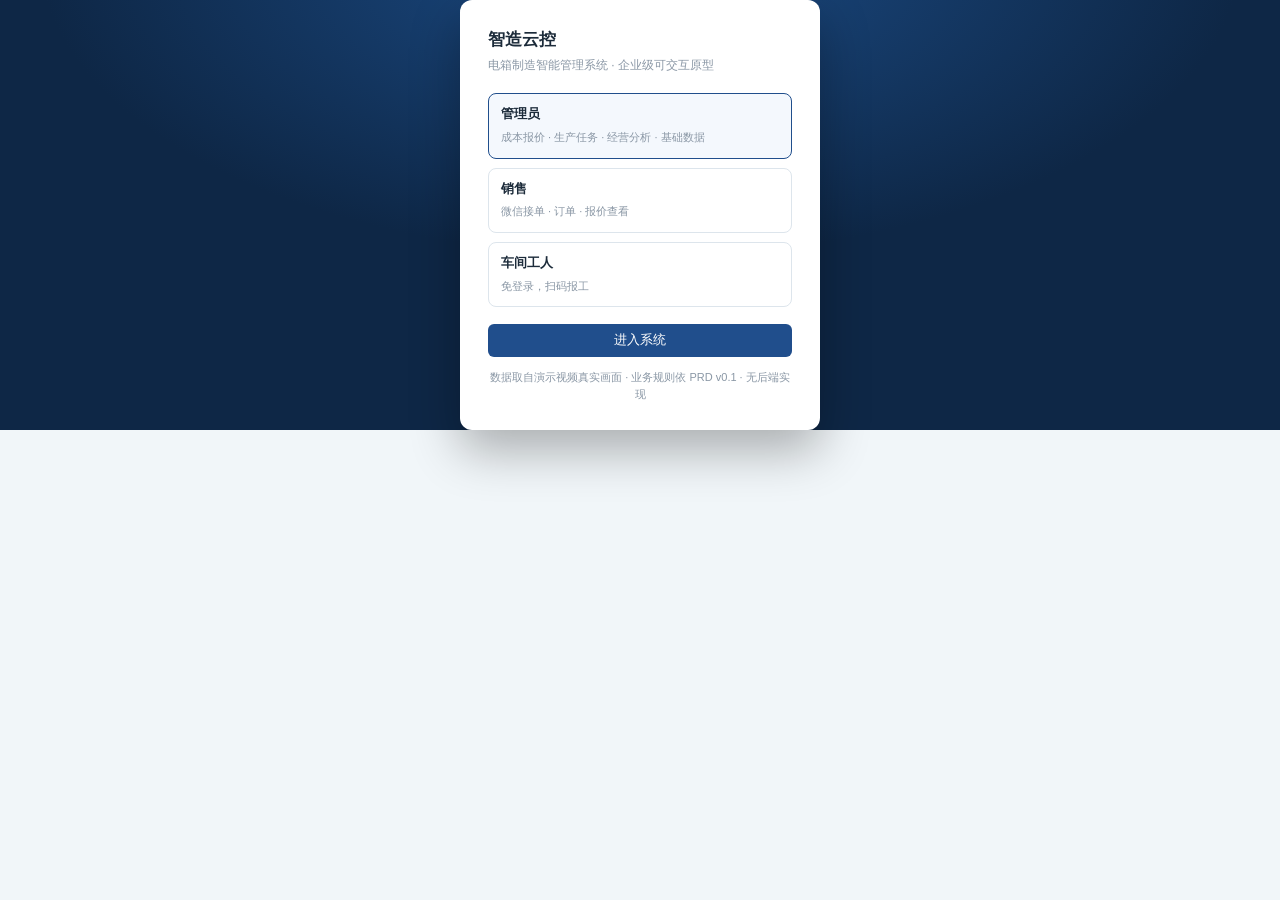
<file: prototype/zhizao-yunkong/index.html>
<!DOCTYPE html>
<html lang="zh-CN">
<head>
<meta charset="utf-8">
<meta name="viewport" content="width=device-width,initial-scale=1">
<title>智造云控 · 企业级配电箱制造管理系统（可交互原型）</title>
<style>
:root{--nav:#0e2746;--nav-hi:#1d4f8a;--primary:#204e8c;--primary-dk:#163a6b;--danger:#dd2527;--bg:#f1f6f9;--card:#fff;--line:#dde5ec;--txt:#1c2b3a;--txt-2:#5b6b7c;--txt-3:#8a97a5;--ok:#1d7a4d;--warn:#b26a00;--r:8px;--r-sm:6px}
*{box-sizing:border-box;margin:0;padding:0}
body{font:14px/1.6 -apple-system,"PingFang SC","Microsoft YaHei",sans-serif;background:var(--bg);color:var(--txt)}
button{font:inherit;cursor:pointer;border:none}
input,select,textarea{font:inherit;color:var(--txt)}
table{width:100%;border-collapse:collapse}
.app{display:flex;min-height:100vh}
.side{width:200px;flex:none;background:var(--nav);color:#c7d4e2;display:flex;flex-direction:column;position:sticky;top:0;height:100vh}
.brand{padding:18px 16px;border-bottom:1px solid rgba(255,255,255,.08)}
.brand b{display:block;color:#fff;font-size:15px;letter-spacing:.5px}
.brand span{display:block;font-size:11px;color:#7d92a8;margin-top:2px}
.nav{padding:8px;flex:1;overflow:auto}
.nav button{display:flex;align-items:center;gap:9px;width:100%;text-align:left;padding:9px 10px;border-radius:var(--r-sm);background:none;color:#c7d4e2;font-size:13px;margin-bottom:2px}
.nav button:hover{background:rgba(255,255,255,.06)}
.nav button.on{background:var(--nav-hi);color:#fff;font-weight:500}
.nav .ico{width:16px;text-align:center;opacity:.85;font-size:13px}
.side .ft{padding:10px 16px;border-top:1px solid rgba(255,255,255,.08);font-size:11px;color:#6d8298;line-height:1.5}
.main{flex:1;min-width:0;display:flex;flex-direction:column}
.top{height:52px;flex:none;background:#fff;border-bottom:1px solid var(--line);display:flex;align-items:center;gap:12px;padding:0 20px;position:sticky;top:0;z-index:20}
.top h1{font-size:15px;font-weight:600}
.top .sp{flex:1}
.pill{font-size:11px;padding:2px 8px;border-radius:20px;background:#eef3f8;color:var(--txt-2)}
.pill.demo{background:#fff4e0;color:var(--warn)}
.who{font-size:12px;color:var(--txt-2)}
.who b{color:var(--txt)}
.body{padding:18px 20px 40px;max-width:1440px;width:100%}
.card{background:var(--card);border:1px solid var(--line);border-radius:var(--r);padding:14px 16px;margin-bottom:14px}
.card>h2{font-size:14px;font-weight:600;margin-bottom:12px;display:flex;align-items:center;gap:8px;flex-wrap:wrap}
.card>h2 .tag{font-size:11px;font-weight:400;color:var(--txt-3)}
.grid{display:grid;gap:14px}
.g2{grid-template-columns:1fr 1fr}
.g3{grid-template-columns:repeat(3,1fr)}
.g6{grid-template-columns:repeat(6,1fr)}
.g21{grid-template-columns:2fr 1fr}
.kpi{background:#fff;border:1px solid var(--line);border-radius:var(--r);padding:12px 14px}
.kpi .k{font-size:12px;color:var(--txt-2)}
.kpi .v{font-size:22px;font-weight:600;margin:4px 0 2px;letter-spacing:-.3px}
.kpi .s{font-size:11px;color:var(--txt-3)}
.kpi.acc .v{color:var(--primary)}
.kpi.dang .v{color:var(--danger)}
.btn{padding:6px 13px;border-radius:var(--r-sm);background:var(--primary);color:#fff;font-size:13px;font-weight:500}
.btn:hover{background:var(--primary-dk)}
.btn.ghost{background:#fff;color:var(--primary);border:1px solid var(--primary)}
.btn.dgr{background:var(--danger)}
.btn.sm{padding:4px 10px;font-size:12px}
.btn:disabled{background:#c3cdd7;cursor:not-allowed}
.row{display:flex;gap:8px;align-items:center;flex-wrap:wrap}
.fld{margin-bottom:11px}
.fld label{display:block;font-size:12px;color:var(--txt-2);margin-bottom:4px}
.fld label .req{color:var(--danger);margin-left:2px}
.fld input,.fld select,.fld textarea{width:100%;padding:6px 9px;border:1px solid var(--line);border-radius:var(--r-sm);background:#fff;font-size:13px}
.fld input:focus,.fld select:focus,.fld textarea:focus{outline:0;border-color:var(--primary)}
.fld.bad input,.fld.bad select{border-color:var(--danger);background:#fff8f8}
.fld .hint{font-size:11px;color:var(--txt-3);margin-top:3px}
.fld .err{font-size:11px;color:var(--danger);margin-top:3px}
th{text-align:left;font-size:12px;font-weight:500;color:var(--txt-2);padding:8px 10px;border-bottom:1px solid var(--line);background:#fafcfd;white-space:nowrap}
td{padding:9px 10px;border-bottom:1px solid #eef2f6;font-size:13px;vertical-align:top}
tr:last-child td{border-bottom:none}
.num{text-align:right;font-variant-numeric:tabular-nums}
.mono{font-family:ui-monospace,SFMono-Regular,Menlo,monospace;font-size:12px}
.tag-s{display:inline-block;padding:1px 8px;border-radius:20px;font-size:11px;background:#eef2f6;color:var(--txt-2);white-space:nowrap}
.tag-s.blue{background:#e4edf8;color:var(--primary)}
.tag-s.grn{background:#e6f5ec;color:var(--ok)}
.tag-s.amb{background:#fdf3e0;color:var(--warn)}
.bars{display:flex;align-items:flex-end;gap:10px;height:158px;padding-top:8px}
.bars .b{flex:1;display:flex;flex-direction:column;justify-content:flex-end;align-items:center;gap:5px}
.bars .bar{width:100%;max-width:34px;background:var(--nav-hi);border-radius:3px 3px 0 0;min-height:3px}
.bars .bar.alt{background:#7fa3cd}
.bars .lb{font-size:11px;color:var(--txt-3);white-space:nowrap}
.bars .vl{font-size:11px;color:var(--txt-2);font-variant-numeric:tabular-nums}
.hbar{display:flex;align-items:center;gap:8px;margin-bottom:7px;font-size:12px}
.hbar .n{width:68px;color:var(--txt-2);flex:none}
.hbar .t{flex:1;height:9px;background:#eef2f6;border-radius:5px;overflow:hidden}
.hbar .t i{display:block;height:100%;background:var(--nav-hi);border-radius:5px}
.hbar .val{width:88px;text-align:right;color:var(--txt-2);font-variant-numeric:tabular-nums}
.steps{display:flex;align-items:center;flex-wrap:wrap;margin:8px 0}
.step{display:flex;align-items:center;gap:6px}
.step .dot{width:20px;height:20px;border-radius:50%;background:#eef2f6;color:var(--txt-3);display:grid;place-items:center;font-size:11px;flex:none}
.step .nm{font-size:12px;color:var(--txt-3)}
.step.done .dot{background:var(--ok);color:#fff}
.step.done .nm{color:var(--txt)}
.step.cur .dot{background:var(--primary);color:#fff;box-shadow:0 0 0 3px #dbe6f5}
.step.cur .nm{color:var(--primary);font-weight:600}
.step-line{width:18px;height:1px;background:#dde5ec;margin:0 5px}
.mask{position:fixed;inset:0;background:rgba(14,39,70,.42);display:grid;place-items:center;z-index:60;padding:20px}
.modal{background:#fff;border-radius:var(--r);width:560px;max-width:100%;max-height:88vh;overflow:auto;box-shadow:0 18px 48px rgba(14,39,70,.24)}
.modal .mh{padding:14px 18px;border-bottom:1px solid var(--line);display:flex;align-items:center}
.modal .mh h3{font-size:14px;font-weight:600;flex:1}
.modal .mb{padding:16px 18px}
.modal .mf{padding:12px 18px;border-top:1px solid var(--line);display:flex;gap:8px;justify-content:flex-end;background:#fafcfd}
.x{background:none;color:var(--txt-3);font-size:18px;line-height:1;padding:0 4px}
.toast{position:fixed;top:64px;left:50%;transform:translateX(-50%);z-index:90;background:var(--nav);color:#fff;padding:9px 16px;border-radius:var(--r-sm);font-size:13px;box-shadow:0 8px 22px rgba(14,39,70,.3);max-width:80vw}
.toast.err{background:var(--danger)}
.toast.ok{background:var(--ok)}
.note{background:#f7fafc;border-left:3px solid var(--nav-hi);padding:9px 12px;border-radius:0 var(--r-sm) var(--r-sm) 0;font-size:12px;color:var(--txt-2);margin-bottom:12px}
.note.warn{background:#fffaf0;border-left-color:var(--warn)}
.phone{width:340px;flex:none;border:9px solid var(--nav);border-radius:26px;background:#eaf0f6;overflow:hidden;box-shadow:0 10px 30px rgba(14,39,70,.18)}
.phone .ph{background:var(--nav);color:#fff;padding:12px 14px}
.phone .ph b{font-size:14px;display:block}
.phone .ph span{font-size:11px;color:#9db4cc}
.phone .pb{padding:12px;max-height:530px;overflow:auto}
.pcard{background:#fff;border-radius:var(--r);padding:12px;margin-bottom:10px;box-shadow:0 1px 3px rgba(14,39,70,.07)}
.proc{display:flex;flex-wrap:wrap;gap:6px}
.proc button{padding:5px 10px;border:1px solid var(--line);background:#fff;border-radius:var(--r-sm);font-size:12px;color:var(--txt-2)}
.proc button.on{border-color:var(--primary);background:#e4edf8;color:var(--primary);font-weight:500}
.proc button:disabled{opacity:.45;cursor:not-allowed}
.qbox{position:relative;background:var(--nav);color:#fff;border-radius:var(--r);padding:9px 13px;margin-bottom:9px;font-size:13px}
.qbox .who-b{font-size:11px;color:#9db4cc;margin-bottom:2px}
.chat{max-height:440px;overflow:auto;padding:4px}
.preset{display:flex;gap:7px;flex-wrap:wrap;margin-bottom:12px}
.preset button{padding:5px 11px;border:1px solid var(--line);background:#fff;border-radius:20px;font-size:12px;color:var(--primary)}
.preset button:hover{background:#f2f7fc}
.login{flex:1;display:grid;place-items:center;background:radial-gradient(1000px 500px at 50% -10%,#1b4b85 0%,var(--nav) 60%)}
.lcard{background:#fff;border-radius:12px;padding:26px 28px;width:360px;box-shadow:0 20px 50px rgba(0,0,0,.3)}
.lcard h2{font-size:17px;margin-bottom:3px}
.lcard p{font-size:12px;color:var(--txt-3);margin-bottom:18px}
.role{border:1px solid var(--line);border-radius:var(--r);padding:10px 12px;cursor:pointer;margin-bottom:9px}
.role.on{border-color:var(--primary);background:#f4f8fd}
.role b{font-size:13px;display:block}
.role span{font-size:11px;color:var(--txt-3)}
.sec{margin-top:16px}
.sec>h3{font-size:13px;margin-bottom:8px;color:var(--txt-2);font-weight:600}
@media(max-width:1100px){.g6{grid-template-columns:repeat(3,1fr)}.g21,.g2,.g3{grid-template-columns:1fr}}
@media(max-width:768px){
.app{flex-direction:column}
.side{width:100%;height:auto;position:static;flex-direction:row;align-items:center;overflow-x:auto}
.brand{border-bottom:none;border-right:1px solid rgba(255,255,255,.08);white-space:nowrap;padding:12px}
.nav{display:flex;padding:6px 8px;flex:1}
.nav button{margin-bottom:0;white-space:nowrap;padding:8px}
.side .ft{display:none}
.top{height:auto;min-height:48px;padding:8px 12px;flex-wrap:wrap}
.top h1{font-size:14px}
.body{padding:12px}
.g6{grid-template-columns:1fr 1fr}
.g3{grid-template-columns:1fr}
.phone{width:100%;border-width:6px}
.phone .pb{max-height:none}
}
</style>
</head>
<body>
<div id="root"></div>
<div id="toast-host"></div>
<div id="modal-host"></div>
<script src="app.js"></script>
</body>
</html>
</file>
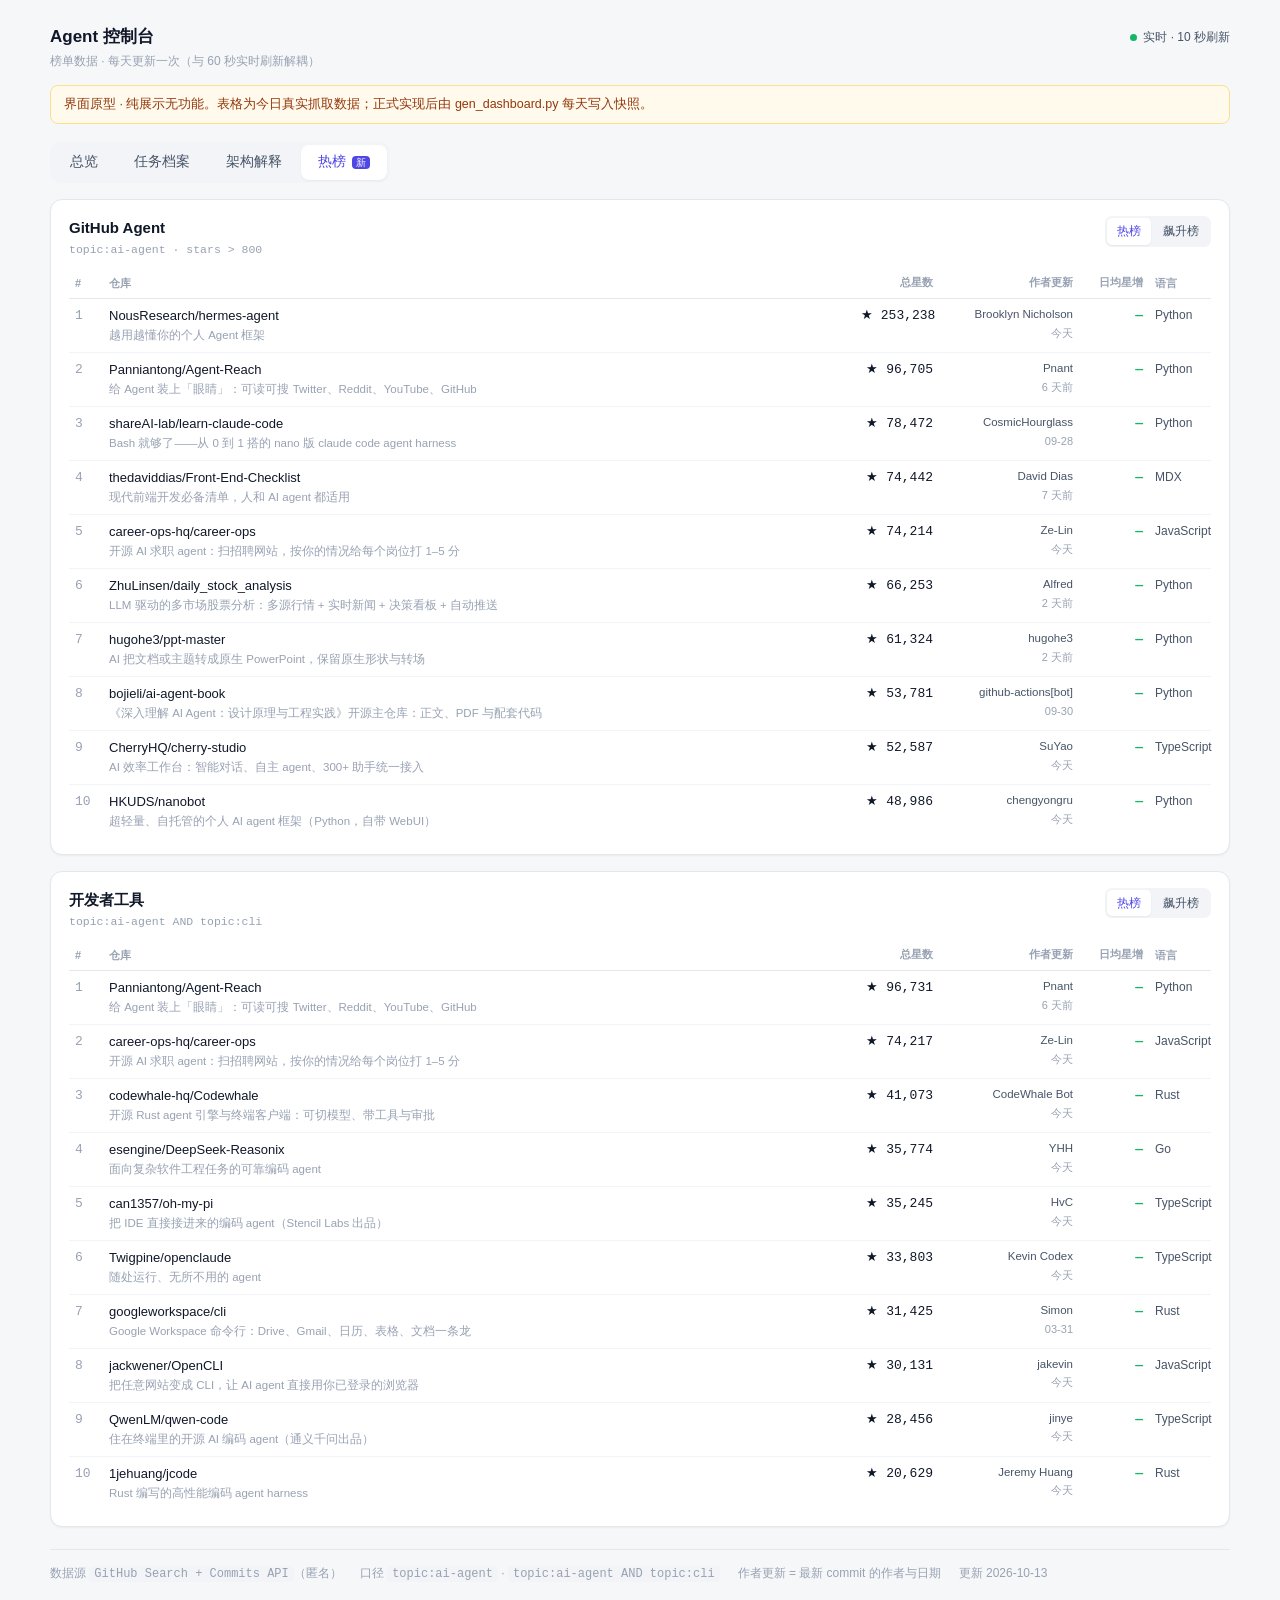
<file: prototype/trending-mockup.html>
<!DOCTYPE html>
<html lang="zh"><head><meta charset="utf-8"><meta name="viewport" content="width=device-width,initial-scale=1"><title>热榜模块 · 界面原型</title><style>*{box-sizing:border-box}
body{margin:0;background:#f6f7f9;color:#0f1728;padding:24px;font:13.5px/1.55 -apple-system,BlinkMacSystemFont,"Segoe UI",Roboto,"PingFang SC",sans-serif}
.wrap{max-width:1180px;margin:0 auto}
.topbar{display:flex;align-items:center;gap:10px;font-size:17px}
.brand-name{font-weight:600}.spacer{flex:1}
.live{font-size:12px;color:#475467;display:flex;align-items:center;gap:6px}
.live i{width:7px;height:7px;border-radius:50%;background:#12b76a;display:block}
.stamp{font-size:12px;color:#98a2b3;margin-top:2px}
.proto{margin:14px 0 18px;padding:9px 13px;border:1px solid #fedf89;background:#fffaeb;color:#93370d;border-radius:8px;font-size:12.5px}
.seg{display:inline-flex;gap:2px;background:#f2f4f7;padding:3px;border-radius:10px;margin-bottom:16px}
.seg button{border:0;background:none;font:inherit;font-size:13.5px;font-weight:500;color:#475467;padding:7px 17px;border-radius:8px}
.seg button.on{background:#fff;color:#4f46e5;box-shadow:0 1px 2px rgba(16,24,40,.05)}
.seg button.new::after{content:"新";font-size:10px;background:#4f46e5;color:#fff;border-radius:4px;padding:1px 4px;margin-left:6px}
.grid{display:grid;grid-template-columns:1fr;gap:16px}
.sr{position:absolute;opacity:0;pointer-events:none}
.card{background:#fff;border:1px solid #e4e7ec;border-radius:12px;padding:16px 18px;box-shadow:0 1px 2px rgba(16,24,40,.05)}
.card-head{display:flex;align-items:flex-start;gap:12px;margin-bottom:10px}
.card-head h2{font-size:15px;margin:0;font-weight:600}
.sub{margin:2px 0 0;font-size:11.5px;color:#98a2b3;font-family:ui-monospace,Menlo,monospace}
.mini{margin-left:auto;display:flex;gap:2px;background:#f2f4f7;padding:2px;border-radius:7px}
.mbtn{font-size:12px;color:#475467;padding:4px 10px;border-radius:5px;cursor:pointer;user-select:none}
table{width:100%;border-collapse:collapse;font-size:13px;table-layout:fixed}
th{text-align:left;font-size:11px;font-weight:600;color:#98a2b3;padding:6px;border-bottom:1px solid #e4e7ec}
td{padding:7px 6px;border-bottom:1px solid #f2f4f7;vertical-align:top}
tr:last-child td{border-bottom:0}
.num{text-align:right;font-family:ui-monospace,Menlo,monospace;white-space:nowrap}
.rk{width:26px;color:#98a2b3;font-family:ui-monospace,Menlo,monospace}
.nm a{color:#0f1728;text-decoration:none;font-weight:500;display:block;overflow:hidden;text-overflow:ellipsis;white-space:nowrap}
.ds{display:block;color:#98a2b3;font-size:11.5px;margin-top:1px;overflow:hidden;text-overflow:ellipsis;white-space:nowrap}
.spd{color:#12b76a;font-weight:600}
.aut{text-align:right}
.au{display:block;color:#475467;font-size:11.5px;max-width:134px;overflow:hidden;text-overflow:ellipsis;white-space:nowrap}
.ad{display:block;color:#98a2b3;font-size:11px;margin-top:1px}
.lang{color:#475467;font-size:12px}
.t-rise{display:none}
#b1-r:checked~table .t-hot,#b2-r:checked~table .t-hot{display:none}
#b1-r:checked~table .t-rise,#b2-r:checked~table .t-rise{display:table-row-group}
#b1-h:checked~.card-head .mbtn[for="b1-h"],#b2-h:checked~.card-head .mbtn[for="b2-h"],#b1-r:checked~.card-head .mbtn[for="b1-r"],#b2-r:checked~.card-head .mbtn[for="b2-r"]{background:#fff;color:#4f46e5;box-shadow:0 1px 2px rgba(16,24,40,.05)}
footer{margin-top:22px;padding-top:14px;border-top:1px solid #e4e7ec;font-size:12px;color:#98a2b3;display:flex;gap:18px;flex-wrap:wrap}
footer code{font-family:ui-monospace,Menlo,monospace;background:#f2f4f7;padding:1px 5px;border-radius:4px}</style></head>
<body><div class="wrap">
<div class="topbar"><span class="brand-name">Agent 控制台</span><span class="spacer"></span><span class="live"><i></i>实时 · 10 秒刷新</span></div>
<div class="stamp">榜单数据 · 每天更新一次（与 60 秒实时刷新解耦）</div>
<div class="proto">界面原型 · 纯展示无功能。表格为今日真实抓取数据；正式实现后由 gen_dashboard.py 每天写入快照。</div>
<div class="seg"><button>总览</button><button>任务档案</button><button>架构解释</button><button class="on new">热榜</button></div>
<div class="grid"><section class="card">
<input type="radio" name="b1" id="b1-h" checked class="sr">
<input type="radio" name="b1" id="b1-r" class="sr">
<div class="card-head"><div><h2>GitHub Agent</h2><p class="sub">topic:ai-agent · stars > 800</p></div><div class="mini"><label for="b1-h" class="mbtn">热榜</label><label for="b1-r" class="mbtn">飙升榜</label></div></div>
<table><colgroup><col style="width:34px"><col><col style="width:84px"><col style="width:140px"><col style="width:70px"><col style="width:62px"></colgroup>
<thead><tr><th>#</th><th>仓库</th><th class="num">总星数</th><th class="num">作者更新</th><th class="num">日均星增</th><th>语言</th></tr></thead>
<tbody class="t-hot"><tr><td class="rk">1</td><td class="nm"><a href="#">NousResearch/hermes-agent</a><span class="ds">越用越懂你的个人 Agent 框架</span></td><td class="num">★ 253,238</td><td class="aut"><span class="au" title="Brooklyn Nicholson">Brooklyn Nicholson</span><span class="ad">今天</span></td><td class="num spd">&mdash;</td><td class="lang">Python</td></tr>
<tr><td class="rk">2</td><td class="nm"><a href="#">Panniantong/Agent-Reach</a><span class="ds">给 Agent 装上「眼睛」：可读可搜 Twitter、Reddit、YouTube、GitHub</span></td><td class="num">★ 96,705</td><td class="aut"><span class="au" title="Pnant">Pnant</span><span class="ad">6 天前</span></td><td class="num spd">&mdash;</td><td class="lang">Python</td></tr>
<tr><td class="rk">3</td><td class="nm"><a href="#">shareAI-lab/learn-claude-code</a><span class="ds">Bash 就够了——从 0 到 1 搭的 nano 版 claude code agent harness</span></td><td class="num">★ 78,472</td><td class="aut"><span class="au" title="CosmicHourglass">CosmicHourglass</span><span class="ad">09-28</span></td><td class="num spd">&mdash;</td><td class="lang">Python</td></tr>
<tr><td class="rk">4</td><td class="nm"><a href="#">thedaviddias/Front-End-Checklist</a><span class="ds">现代前端开发必备清单，人和 AI agent 都适用</span></td><td class="num">★ 74,442</td><td class="aut"><span class="au" title="David Dias">David Dias</span><span class="ad">7 天前</span></td><td class="num spd">&mdash;</td><td class="lang">MDX</td></tr>
<tr><td class="rk">5</td><td class="nm"><a href="#">career-ops-hq/career-ops</a><span class="ds">开源 AI 求职 agent：扫招聘网站，按你的情况给每个岗位打 1–5 分</span></td><td class="num">★ 74,214</td><td class="aut"><span class="au" title="Ze-Lin">Ze-Lin</span><span class="ad">今天</span></td><td class="num spd">&mdash;</td><td class="lang">JavaScript</td></tr>
<tr><td class="rk">6</td><td class="nm"><a href="#">ZhuLinsen/daily_stock_analysis</a><span class="ds">LLM 驱动的多市场股票分析：多源行情 + 实时新闻 + 决策看板 + 自动推送</span></td><td class="num">★ 66,253</td><td class="aut"><span class="au" title="Alfred">Alfred</span><span class="ad">2 天前</span></td><td class="num spd">&mdash;</td><td class="lang">Python</td></tr>
<tr><td class="rk">7</td><td class="nm"><a href="#">hugohe3/ppt-master</a><span class="ds">AI 把文档或主题转成原生 PowerPoint，保留原生形状与转场</span></td><td class="num">★ 61,324</td><td class="aut"><span class="au" title="hugohe3">hugohe3</span><span class="ad">2 天前</span></td><td class="num spd">&mdash;</td><td class="lang">Python</td></tr>
<tr><td class="rk">8</td><td class="nm"><a href="#">bojieli/ai-agent-book</a><span class="ds">《深入理解 AI Agent：设计原理与工程实践》开源主仓库：正文、PDF 与配套代码</span></td><td class="num">★ 53,781</td><td class="aut"><span class="au" title="github-actions[bot]">github-actions[bot]</span><span class="ad">09-30</span></td><td class="num spd">&mdash;</td><td class="lang">Python</td></tr>
<tr><td class="rk">9</td><td class="nm"><a href="#">CherryHQ/cherry-studio</a><span class="ds">AI 效率工作台：智能对话、自主 agent、300+ 助手统一接入</span></td><td class="num">★ 52,587</td><td class="aut"><span class="au" title="SuYao">SuYao</span><span class="ad">今天</span></td><td class="num spd">&mdash;</td><td class="lang">TypeScript</td></tr>
<tr><td class="rk">10</td><td class="nm"><a href="#">HKUDS/nanobot</a><span class="ds">超轻量、自托管的个人 AI agent 框架（Python，自带 WebUI）</span></td><td class="num">★ 48,986</td><td class="aut"><span class="au" title="chengyongru">chengyongru</span><span class="ad">今天</span></td><td class="num spd">&mdash;</td><td class="lang">Python</td></tr></tbody><tbody class="t-rise"><tr><td class="rk">1</td><td class="nm"><a href="#">QingYunA/answer-me-with-html</a><span class="ds">用一页可交互 HTML 回答复杂问题的 agent skill</span></td><td class="num">★ 3,206</td><td class="aut"><span class="au" title="Cyan">Cyan</span><span class="ad">今天</span></td><td class="num spd">291</td><td class="lang">JavaScript</td></tr>
<tr><td class="rk">2</td><td class="nm"><a href="#">freestylefly/WeChatBridge</a><span class="ds">原生 macOS 工具：微信聊天记录一键转给 AI Agent 与 Obsidian</span></td><td class="num">★ 1,404</td><td class="aut"><span class="au" title="向明">向明</span><span class="ad">7 天前</span></td><td class="num spd">64</td><td class="lang">Swift</td></tr>
<tr><td class="rk">3</td><td class="nm"><a href="#">jiwoochris/artex-ko</a><span class="ds">ARTEX 韩语版：AI 自主渗透测试框架</span></td><td class="num">★ 1,397</td><td class="aut"><span class="au" title="Jiwoo Chris Jung">Jiwoo Chris Jung</span><span class="ad">今天</span></td><td class="num spd">140</td><td class="lang">Go</td></tr>
<tr><td class="rk">4</td><td class="nm"><a href="#">qiz029/dscode</a><span class="ds">DeepSeek 编码 agent harness：常驻 shell、超强子 agent、自动授权、Chrome MCP</span></td><td class="num">★ 1,028</td><td class="aut"><span class="au" title="todd.zheng">todd.zheng</span><span class="ad">今天</span></td><td class="num spd">32</td><td class="lang">JavaScript</td></tr>
<tr><td class="rk">5</td><td class="nm"><a href="#">nano-muse/nanoMuse</a><span class="ds">开源个人 agent，覆盖你所有设备——一个有名字的 agent</span></td><td class="num">★ 1,018</td><td class="aut"><span class="au" title="Guangyi Liu">Guangyi Liu</span><span class="ad">今天</span></td><td class="num spd">51</td><td class="lang">Swift</td></tr>
<tr><td class="rk">6</td><td class="nm"><a href="#">dmoshehun-prog/learn-from-materials</a><span class="ds">把 PDF、书籍与论文转成可追溯、可测验、可做笔记的学习网页</span></td><td class="num">★ 1,013</td><td class="aut"><span class="au" title="dmoshehun-prog">dmoshehun-prog</span><span class="ad">6 天前</span></td><td class="num spd">29</td><td class="lang">Python</td></tr>
<tr><td class="rk">7</td><td class="nm"><a href="#">onehumanbeing/esp32-iphone-agent</a><span class="ds">用 7 美元 ESP32 让大模型操控真 iPhone：AirPlay 当眼，USB HID 当手</span></td><td class="num">★ 960</td><td class="aut"><span class="au" title="Henry">Henry</span><span class="ad">今天</span></td><td class="num spd">480</td><td class="lang">Python</td></tr>
<tr><td class="rk">8</td><td class="nm"><a href="#">rociiu/talorys</a><span class="ds">部署在你自己的 Cloudflare 里的个人 agent：对话、记忆、任务、笔记与定时</span></td><td class="num">★ 918</td><td class="aut"><span class="au" title="Roc Yu">Roc Yu</span><span class="ad">今天</span></td><td class="num spd">306</td><td class="lang">TypeScript</td></tr>
<tr><td class="rk">9</td><td class="nm"><a href="#">JourniOne-ai/JourniOne-Planning-Skills</a><span class="ds">旅行规划 skill：从灵感与逐日路线，到带地图的可分享旅行日志</span></td><td class="num">★ 828</td><td class="aut"><span class="au" title="康皓铭">康皓铭</span><span class="ad">2 天前</span></td><td class="num spd">31</td><td class="lang">JavaScript</td></tr>
<tr><td class="rk">10</td><td class="nm"><a href="#">MichaelKinsy/PiG</a><span class="ds">Pi 的 Go 语言忠实移植版</span></td><td class="num">★ 586</td><td class="aut"><span class="au" title="Michael Kinsy">Michael Kinsy</span><span class="ad">今天</span></td><td class="num spd">23</td><td class="lang">Go</td></tr></tbody></table></section><section class="card">
<input type="radio" name="b2" id="b2-h" checked class="sr">
<input type="radio" name="b2" id="b2-r" class="sr">
<div class="card-head"><div><h2>开发者工具</h2><p class="sub">topic:ai-agent AND topic:cli</p></div><div class="mini"><label for="b2-h" class="mbtn">热榜</label><label for="b2-r" class="mbtn">飙升榜</label></div></div>
<table><colgroup><col style="width:34px"><col><col style="width:84px"><col style="width:140px"><col style="width:70px"><col style="width:62px"></colgroup>
<thead><tr><th>#</th><th>仓库</th><th class="num">总星数</th><th class="num">作者更新</th><th class="num">日均星增</th><th>语言</th></tr></thead>
<tbody class="t-hot"><tr><td class="rk">1</td><td class="nm"><a href="#">Panniantong/Agent-Reach</a><span class="ds">给 Agent 装上「眼睛」：可读可搜 Twitter、Reddit、YouTube、GitHub</span></td><td class="num">★ 96,731</td><td class="aut"><span class="au" title="Pnant">Pnant</span><span class="ad">6 天前</span></td><td class="num spd">&mdash;</td><td class="lang">Python</td></tr>
<tr><td class="rk">2</td><td class="nm"><a href="#">career-ops-hq/career-ops</a><span class="ds">开源 AI 求职 agent：扫招聘网站，按你的情况给每个岗位打 1–5 分</span></td><td class="num">★ 74,217</td><td class="aut"><span class="au" title="Ze-Lin">Ze-Lin</span><span class="ad">今天</span></td><td class="num spd">&mdash;</td><td class="lang">JavaScript</td></tr>
<tr><td class="rk">3</td><td class="nm"><a href="#">codewhale-hq/Codewhale</a><span class="ds">开源 Rust agent 引擎与终端客户端：可切模型、带工具与审批</span></td><td class="num">★ 41,073</td><td class="aut"><span class="au" title="CodeWhale Bot">CodeWhale Bot</span><span class="ad">今天</span></td><td class="num spd">&mdash;</td><td class="lang">Rust</td></tr>
<tr><td class="rk">4</td><td class="nm"><a href="#">esengine/DeepSeek-Reasonix</a><span class="ds">面向复杂软件工程任务的可靠编码 agent</span></td><td class="num">★ 35,774</td><td class="aut"><span class="au" title="YHH">YHH</span><span class="ad">今天</span></td><td class="num spd">&mdash;</td><td class="lang">Go</td></tr>
<tr><td class="rk">5</td><td class="nm"><a href="#">can1357/oh-my-pi</a><span class="ds">把 IDE 直接接进来的编码 agent（Stencil Labs 出品）</span></td><td class="num">★ 35,245</td><td class="aut"><span class="au" title="HvC">HvC</span><span class="ad">今天</span></td><td class="num spd">&mdash;</td><td class="lang">TypeScript</td></tr>
<tr><td class="rk">6</td><td class="nm"><a href="#">Twigpine/openclaude</a><span class="ds">随处运行、无所不用的 agent</span></td><td class="num">★ 33,803</td><td class="aut"><span class="au" title="Kevin Codex">Kevin Codex</span><span class="ad">今天</span></td><td class="num spd">&mdash;</td><td class="lang">TypeScript</td></tr>
<tr><td class="rk">7</td><td class="nm"><a href="#">googleworkspace/cli</a><span class="ds">Google Workspace 命令行：Drive、Gmail、日历、表格、文档一条龙</span></td><td class="num">★ 31,425</td><td class="aut"><span class="au" title="Simon">Simon</span><span class="ad">03-31</span></td><td class="num spd">&mdash;</td><td class="lang">Rust</td></tr>
<tr><td class="rk">8</td><td class="nm"><a href="#">jackwener/OpenCLI</a><span class="ds">把任意网站变成 CLI，让 AI agent 直接用你已登录的浏览器</span></td><td class="num">★ 30,131</td><td class="aut"><span class="au" title="jakevin">jakevin</span><span class="ad">今天</span></td><td class="num spd">&mdash;</td><td class="lang">JavaScript</td></tr>
<tr><td class="rk">9</td><td class="nm"><a href="#">QwenLM/qwen-code</a><span class="ds">住在终端里的开源 AI 编码 agent（通义千问出品）</span></td><td class="num">★ 28,456</td><td class="aut"><span class="au" title="jinye">jinye</span><span class="ad">今天</span></td><td class="num spd">&mdash;</td><td class="lang">TypeScript</td></tr>
<tr><td class="rk">10</td><td class="nm"><a href="#">1jehuang/jcode</a><span class="ds">Rust 编写的高性能编码 agent harness</span></td><td class="num">★ 20,629</td><td class="aut"><span class="au" title="Jeremy Huang">Jeremy Huang</span><span class="ad">今天</span></td><td class="num spd">&mdash;</td><td class="lang">Rust</td></tr></tbody><tbody class="t-rise"><tr><td class="rk">1</td><td class="nm"><a href="#">QingYunA/answer-me-with-html</a><span class="ds">用一页可交互 HTML 回答复杂问题的 agent skill</span></td><td class="num">★ 3,213</td><td class="aut"><span class="au" title="Cyan">Cyan</span><span class="ad">今天</span></td><td class="num spd">292</td><td class="lang">JavaScript</td></tr>
<tr><td class="rk">2</td><td class="nm"><a href="#">qybaihe/mu</a><span class="ds">会先想再做的编码 agent：一个小而快的裁判负责日常决策</span></td><td class="num">★ 497</td><td class="aut"><span class="au" title="qybaihe">qybaihe</span><span class="ad">3 天前</span></td><td class="num spd">24</td><td class="lang">TypeScript</td></tr>
<tr><td class="rk">3</td><td class="nm"><a href="#">cv-cat/catbus</a><span class="ds">一个命令操作小红书、抖音、B站、淘宝、京东等，输出统一 JSON，给人用也给 Agent 用</span></td><td class="num">★ 343</td><td class="aut"><span class="au" title="cv-cat">cv-cat</span><span class="ad">6 天前</span></td><td class="num spd">21</td><td class="lang">TypeScript</td></tr>
<tr><td class="rk">4</td><td class="nm"><a href="#">Harvil1/codeAgent</a><span class="ds">住在终端里的开源编码 agent，能读懂你的仓库</span></td><td class="num">★ 324</td><td class="aut"><span class="au" title="Harvil1">Harvil1</span><span class="ad">今天</span></td><td class="num spd">29</td><td class="lang">Python</td></tr>
<tr><td class="rk">5</td><td class="nm"><a href="#">lploc94/raw-cli</a><span class="ds">可直接 fork 的 agent harness：带压缩、会话与审批的完整 agent 循环</span></td><td class="num">★ 105</td><td class="aut"><span class="au" title="Thorn Lee">Thorn Lee</span><span class="ad">今天</span></td><td class="num spd">6</td><td class="lang">TypeScript</td></tr>
<tr><td class="rk">6</td><td class="nm"><a href="#">BkashJEE/hermes-bot-forge</a><span class="ds">Hermes Agent 插件：说一句「给我造个 XX」就生成完整可用的 Bot</span></td><td class="num">★ 97</td><td class="aut"><span class="au" title="Bikash Joshi">Bikash Joshi</span><span class="ad">今天</span></td><td class="num spd">4</td><td class="lang">Python</td></tr>
<tr><td class="rk">7</td><td class="nm"><a href="#">CatCatUncle/ruanzhu-kit</a><span class="ds">中国软著登记材料生成器：源码进去，页数一模一样的 PDF 出来</span></td><td class="num">★ 37</td><td class="aut"><span class="au" title="开发者猫叔">开发者猫叔</span><span class="ad">09-30</span></td><td class="num spd">2</td><td class="lang">JavaScript</td></tr>
<tr><td class="rk">8</td><td class="nm"><a href="#">TGoddessana/alpine-code</a><span class="ds">对非开发者也友好的开源编码 agent，一切尽在你掌控</span></td><td class="num">★ 28</td><td class="aut"><span class="au" title="JAEGYUN JUNG">JAEGYUN JUNG</span><span class="ad">今天</span></td><td class="num spd">2</td><td class="lang">Python</td></tr>
<tr><td class="rk">9</td><td class="nm"><a href="#">cavaldos/pitago</a><span class="ds">pi 编码 agent 的精致终端 UI：实时对话、多模型切换、自带工具</span></td><td class="num">★ 28</td><td class="aut"><span class="au" title="cavaldos">cavaldos</span><span class="ad">4 天前</span></td><td class="num spd">1</td><td class="lang">Go</td></tr>
<tr><td class="rk">10</td><td class="nm"><a href="#">FlapPearLabs/workbuddy-toolkit</a><span class="ds">WorkBuddy 多账号管理与自动签到工具箱</span></td><td class="num">★ 27</td><td class="aut"><span class="au" title="FlapPearLabs">FlapPearLabs</span><span class="ad">今天</span></td><td class="num spd">1</td><td class="lang">Python</td></tr></tbody></table></section></div>
<footer><span>数据源 <code>GitHub Search + Commits API</code>（匿名）</span><span>口径 <code>topic:ai-agent</code> · <code>topic:ai-agent AND topic:cli</code></span><span>作者更新 = 最新 commit 的作者与日期</span><span>更新 2026-10-13</span></footer>
</div></body></html>
</file>
